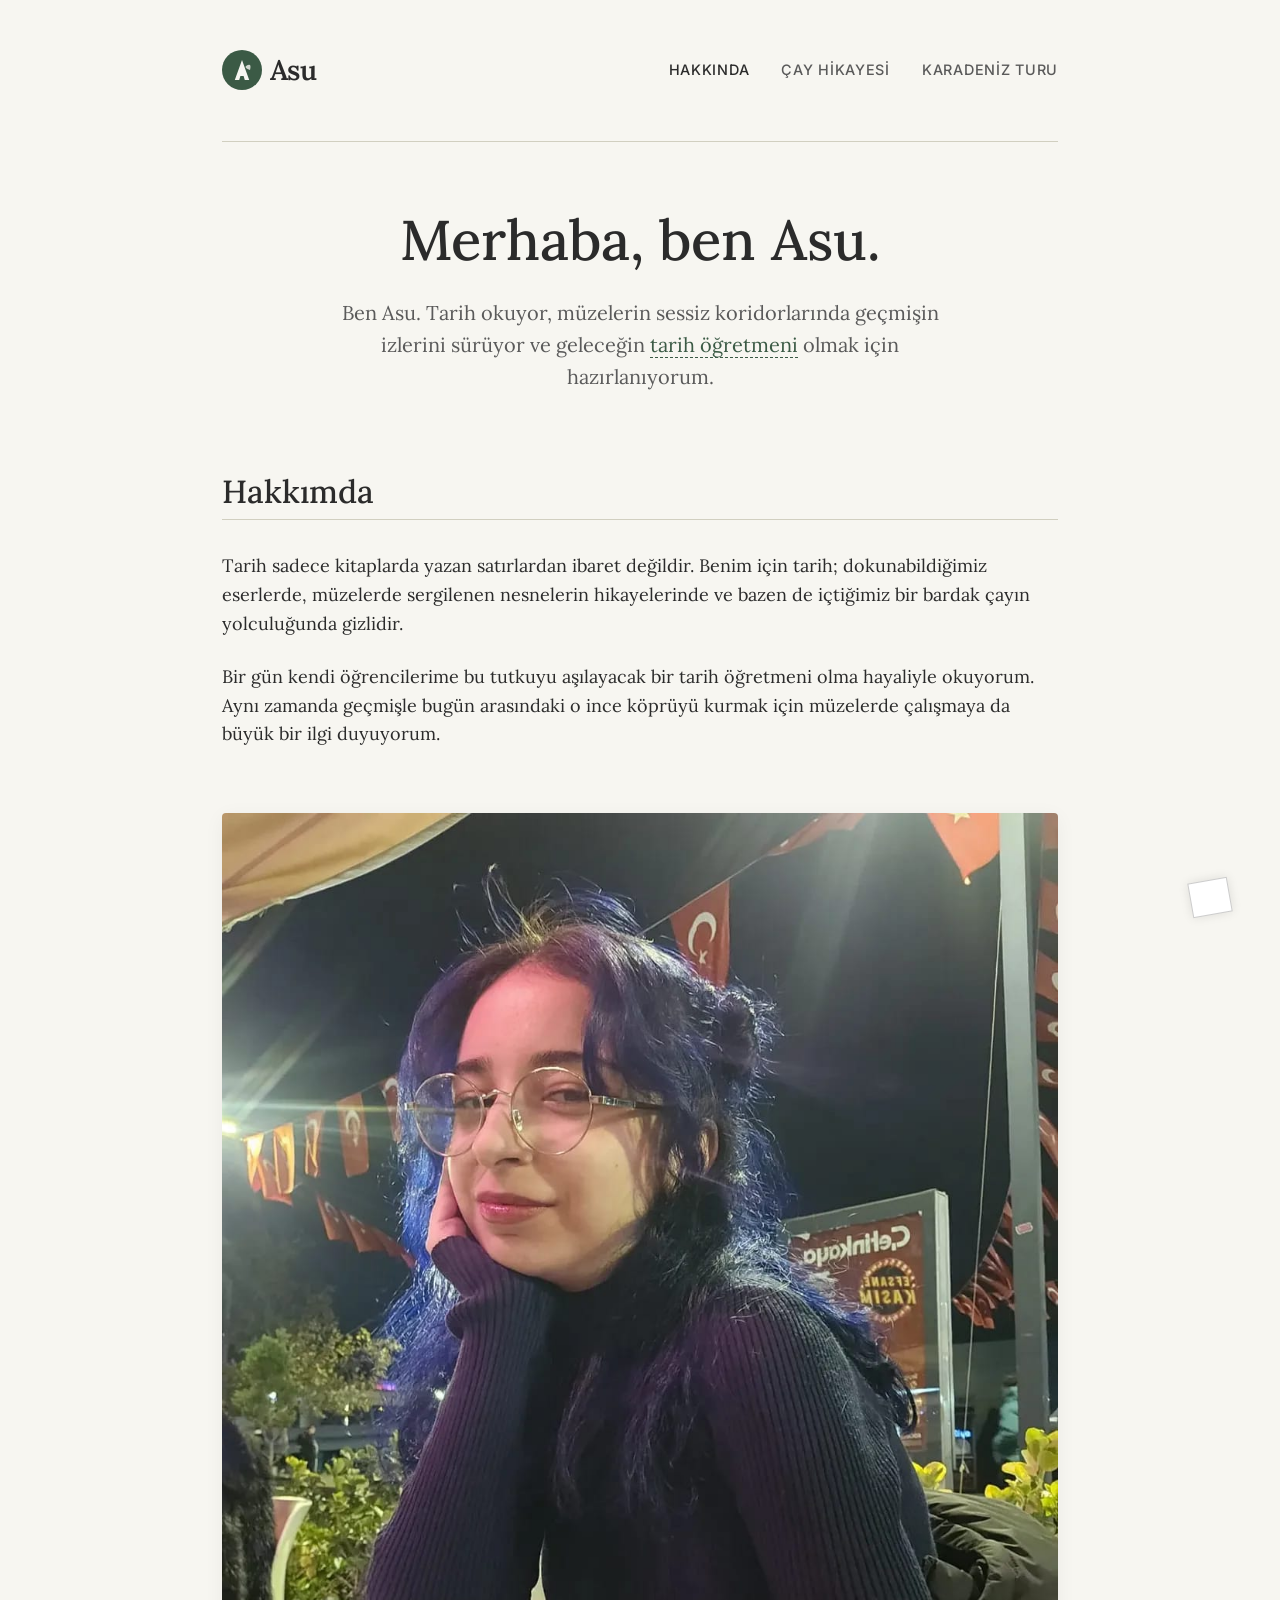
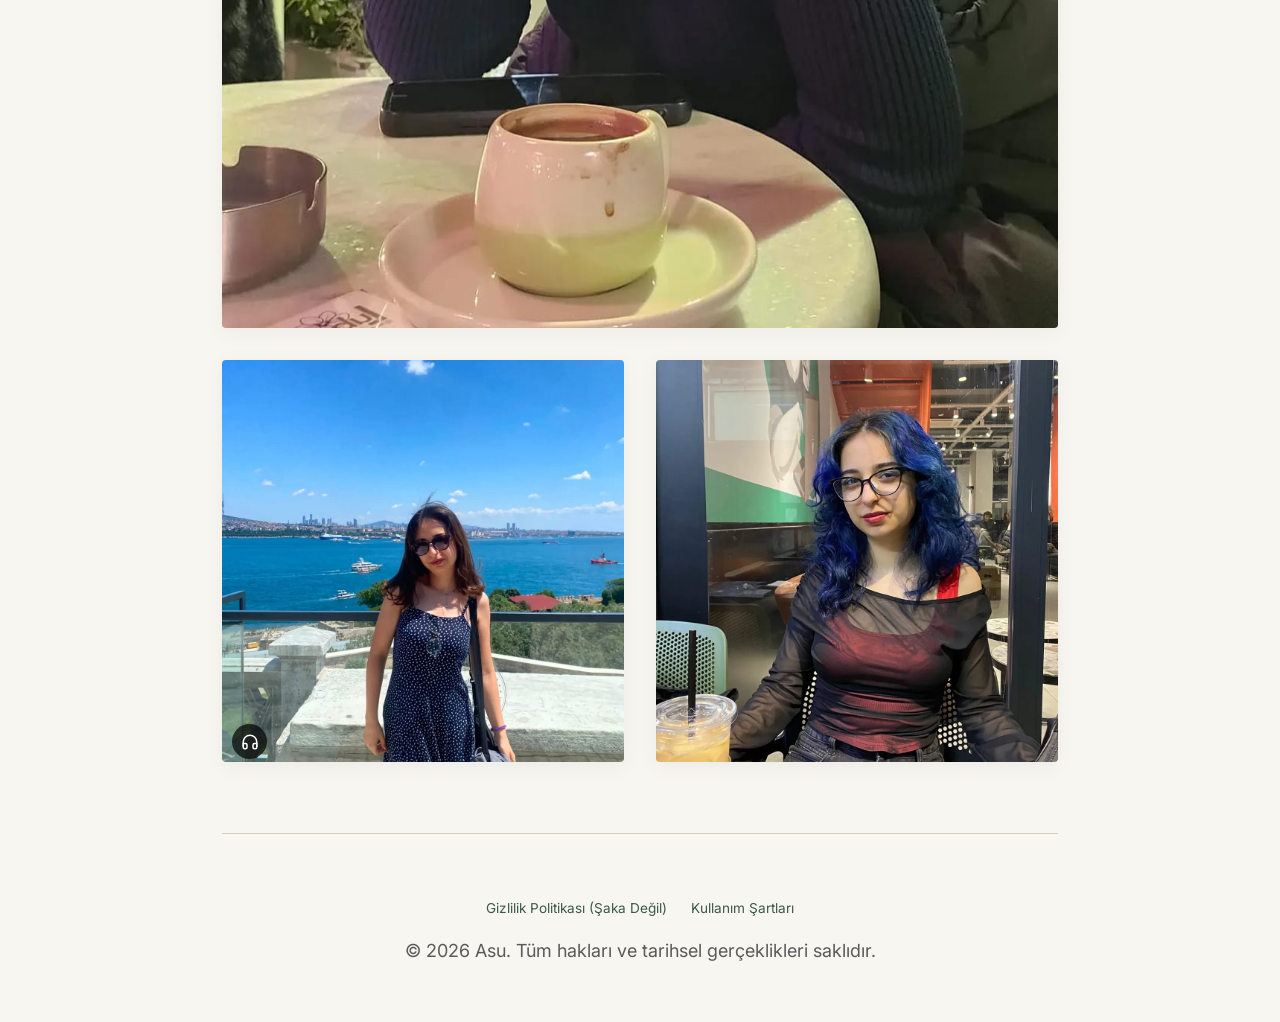
<file: index.html>
<!DOCTYPE html>
<html lang="tr">
<head>
    <meta charset="UTF-8">
    <meta name="viewport" content="width=device-width, initial-scale=1.0">
    <title>Asu | Tarih & Müzeler</title>
    
    <!-- Google Fonts: Lora for Serif, Inter for Sans-Serif -->
    <link rel="preconnect" href="https://fonts.googleapis.com">
    <link rel="preconnect" href="https://fonts.gstatic.com" crossorigin>
    <link href="https://fonts.googleapis.com/css2?family=Inter:wght@400;500;600&family=Lora:ital,wght@0,400;0,500;0,600;1,400&display=swap" rel="stylesheet">
    
    <link rel="stylesheet" href="style.css">
    <!-- Basic Favicon -->
    <link rel="icon" href="assets/images/favicon.svg" type="image/svg+xml">
    <script src="easter-eggs.js" defer></script>
</head>
<body>
    <div class="container">
        <header>
            <a href="index.html" class="logo">
                <img src="assets/images/favicon.svg" alt="Asu Logo" width="40" height="40">
                Asu
            </a>
            <nav>
                <a href="index.html" class="active">Hakkında</a>
                <a href="ilginc-bilgiler.html">Çay Hikayesi</a>
                <a href="karadeniz-turu.html">Karadeniz Turu</a>
            </nav>
        </header>

        <main>
            <section class="hero">
                <h1>Merhaba, ben Asu.</h1>
                <p>Ben Asu. Tarih okuyor, müzelerin sessiz koridorlarında geçmişin izlerini sürüyor ve geleceğin <span class="secret-trigger telegram-trigger">tarih öğretmeni</span> olmak için hazırlanıyorum.</p>
            </section>

            <section class="content-block">
                <h2>Hakkımda</h2>
                <p>Tarih sadece kitaplarda yazan satırlardan ibaret değildir. Benim için tarih; dokunabildiğimiz eserlerde, müzelerde sergilenen nesnelerin hikayelerinde ve bazen de içtiğimiz bir bardak çayın yolculuğunda gizlidir.</p>
                <p>Bir gün kendi öğrencilerime bu tutkuyu aşılayacak bir tarih öğretmeni olma hayaliyle okuyorum. Aynı zamanda geçmişle bugün arasındaki o ince köprüyü kurmak için müzelerde çalışmaya da büyük bir ilgi duyuyorum.</p>
            </section>

            <div class="photo-gallery">
                <img src="assets/images/asu-1.jpg" alt="Asu" class="large">
                <div class="audio-guide-wrapper">
                    <img src="assets/images/asu-2.jpg" alt="Asu Müzede">
                    <div class="audio-guide-btn" title="Müze Sesli Rehberi" id="audio-guide-btn">
                        <svg width="18" height="18" viewBox="0 0 24 24" fill="none" stroke="currentColor" stroke-width="2" stroke-linecap="round" stroke-linejoin="round"><path d="M3 18v-6a9 9 0 0 1 18 0v6"/><path d="M21 19a2 2 0 0 1-2 2h-1a2 2 0 0 1-2-2v-3a2 2 0 0 1 2-2h3zM3 19a2 2 0 0 0 2 2h1a2 2 0 0 0 2-2v-3a2 2 0 0 0-2-2H3z"/></svg>
                    </div>
                </div>
                <img src="assets/images/asu-3.jpg" alt="Asu Portre">
            </div>
        </main>

        <footer>
            <div class="links">
                <a href="privacy.html">Gizlilik Politikası (Şaka Değil)</a>
                <a href="terms.html">Kullanım Şartları</a>
            </div>
            <p>&copy; 2026 Asu. Tüm hakları ve tarihsel gerçeklikleri saklıdır.</p>
        </footer>
    </div>

    <!-- Telegram Easter Egg Modal -->
    <div class="telegram-modal" id="telegram-modal">
        <div class="vintage-paper">
            <span class="close-modal">&times;</span>
            <h3>Posta ve Telgraf Nezareti</h3>
            <div class="dialogue">
                <p><strong>Asu:</strong> E nasildi sinavlarin</p>
                <p><strong>E:</strong> İdare eder. Kalabilirim ama tam kesin değil.</p>
                <p><strong>E:</strong> 40 üstü alırım da umarım siniftakiler de kötü yapmistir</p>
                <p><strong>Asu:</strong> Senin nasıldı</p>
                <p><strong>E:</strong> <em>(40 üstü alırım da... yanıtına)</em> KSNZKNDOSNDODJSOJWODJDOD JOXX</p>
                <p><strong>E:</strong> Yuh, Boyle soylenirmi</p>
                <p><strong>Asu:</strong> <em>(Senin nasıldı yanıtına)</em> Ortalamaydi benim</p>
            </div>
        </div>
    </div>

    <!-- Math Exam Easter Egg Trigger -->
    <div id="math-exam-trigger" class="exam-trigger" title="Yerde bir kağıt var..."></div>
</body>
</html>
</file>
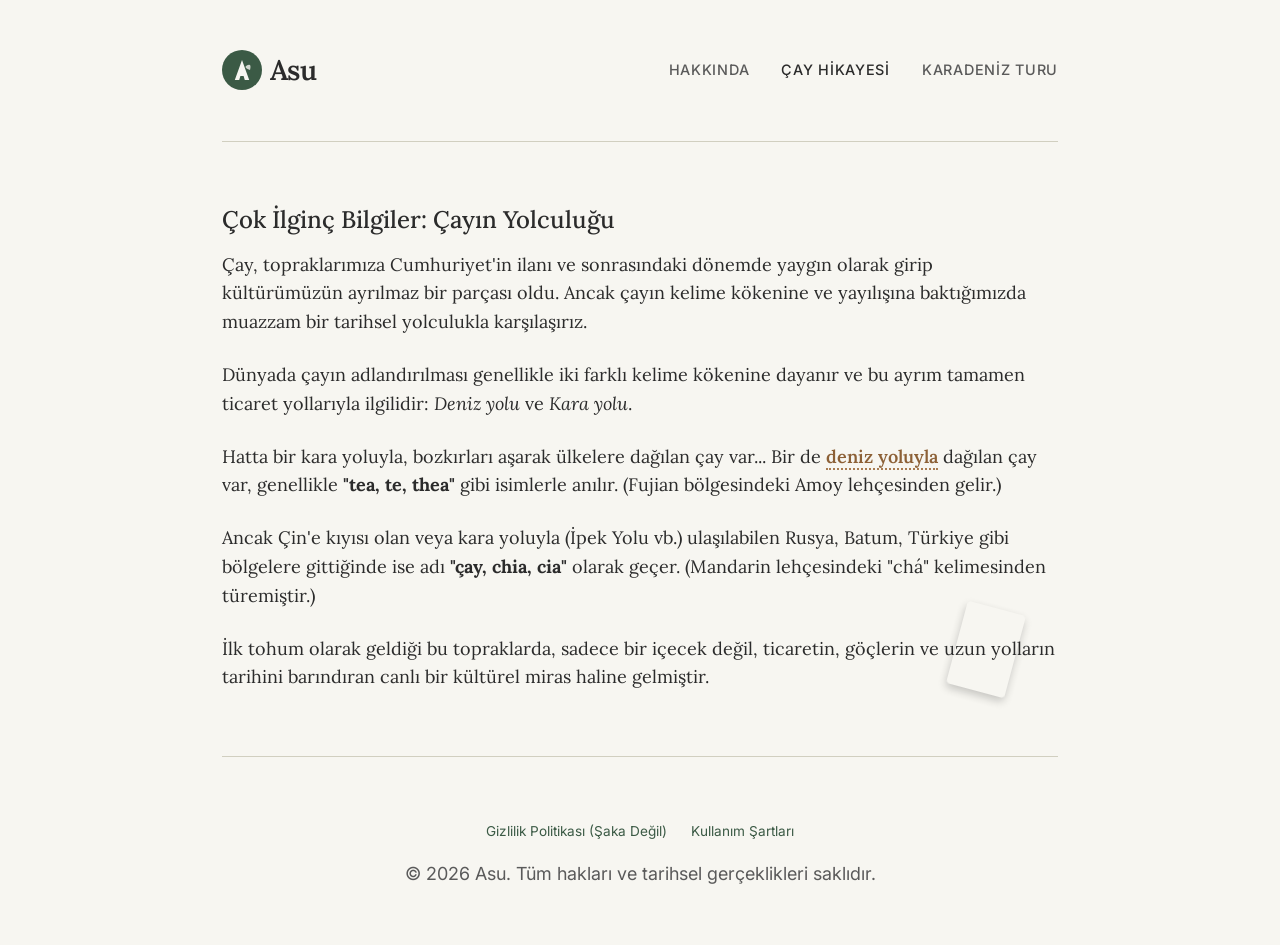
<file: ilginc-bilgiler.html>
<!DOCTYPE html>
<html lang="tr">
<head>
    <meta charset="UTF-8">
    <meta name="viewport" content="width=device-width, initial-scale=1.0">
    <title>Çayın Hikayesi | Asu</title>
    <link rel="preconnect" href="https://fonts.googleapis.com">
    <link rel="preconnect" href="https://fonts.gstatic.com" crossorigin>
    <link href="https://fonts.googleapis.com/css2?family=Inter:wght@400;500;600&family=Lora:ital,wght@0,400;0,500;0,600;1,400&display=swap" rel="stylesheet">
    <link rel="stylesheet" href="style.css">
    <link rel="icon" href="assets/images/favicon.svg" type="image/svg+xml">
    <script src="easter-eggs.js" defer></script>
</head>
<body>
    <div class="container">
        <header>
            <a href="index.html" class="logo">
                <img src="assets/images/favicon.svg" alt="Asu Logo" width="40" height="40">
                Asu
            </a>
            <nav>
                <a href="index.html">Hakkında</a>
                <a href="ilginc-bilgiler.html" class="active">Çay Hikayesi</a>
                <a href="karadeniz-turu.html">Karadeniz Turu</a>
            </nav>
        </header>

        <main>
            <section class="content-block">
                <h1>Çok İlginç Bilgiler: Çayın Yolculuğu</h1>
                <p>Çay, topraklarımıza Cumhuriyet'in ilanı ve sonrasındaki dönemde yaygın olarak girip kültürümüzün ayrılmaz bir parçası oldu. Ancak çayın kelime kökenine ve yayılışına baktığımızda muazzam bir tarihsel yolculukla karşılaşırız.</p>
                
                <p>Dünyada çayın adlandırılması genellikle iki farklı kelime kökenine dayanır ve bu ayrım tamamen ticaret yollarıyla ilgilidir: <em>Deniz yolu</em> ve <em>Kara yolu</em>.</p>
                
                <p>Hatta bir kara yoluyla, bozkırları aşarak ülkelere dağılan çay var... Bir de <span class="tea-spill-trigger" id="tea-trigger">deniz yoluyla</span> dağılan çay var, genellikle <strong>"tea, te, thea"</strong> gibi isimlerle anılır. (Fujian bölgesindeki Amoy lehçesinden gelir.)</p>
                
                <p>Ancak Çin'e kıyısı olan veya kara yoluyla (İpek Yolu vb.) ulaşılabilen Rusya, Batum, Türkiye gibi bölgelere gittiğinde ise adı <strong>"çay, chia, cia"</strong> olarak geçer. (Mandarin lehçesindeki "chá" kelimesinden türemiştir.)</p>
                
                <p>İlk tohum olarak geldiği bu topraklarda, sadece bir içecek değil, ticaretin, göçlerin ve uzun yolların tarihini barındıran canlı bir kültürel miras haline gelmiştir.</p>
                
                <!-- İskambil Kartı (Blöf/Dost Kazığı) Easter Egg -->
                <div class="playing-card-container">
                    <div class="playing-card">
                        <div class="card-front"></div>
                        <div class="card-back">♠A</div>
                    </div>
                </div>
            </section>
        </main>

        <footer>
            <div class="links">
                <a href="privacy.html">Gizlilik Politikası (Şaka Değil)</a>
                <a href="terms.html">Kullanım Şartları</a>
            </div>
            <p>&copy; 2026 Asu. Tüm hakları ve tarihsel gerçeklikleri saklıdır.</p>
        </footer>
    </div>
</body>
</html>
</file>
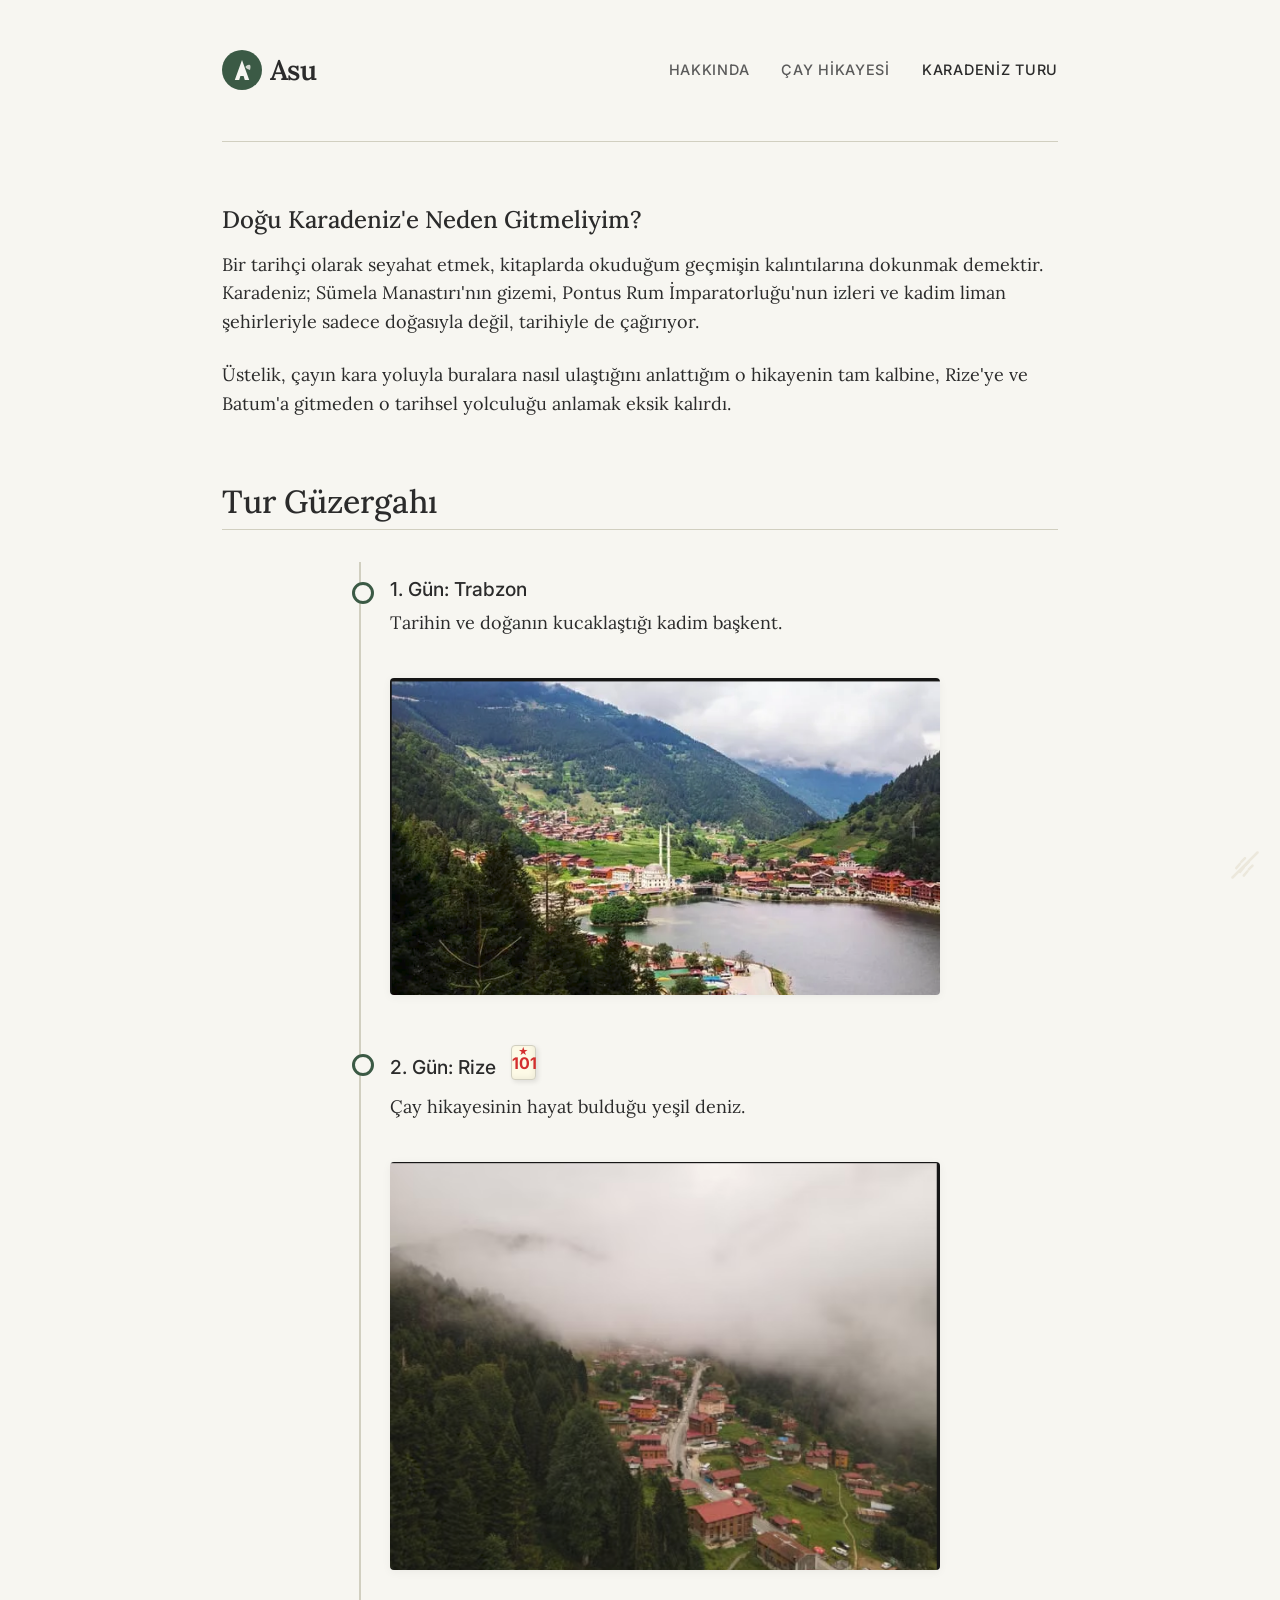
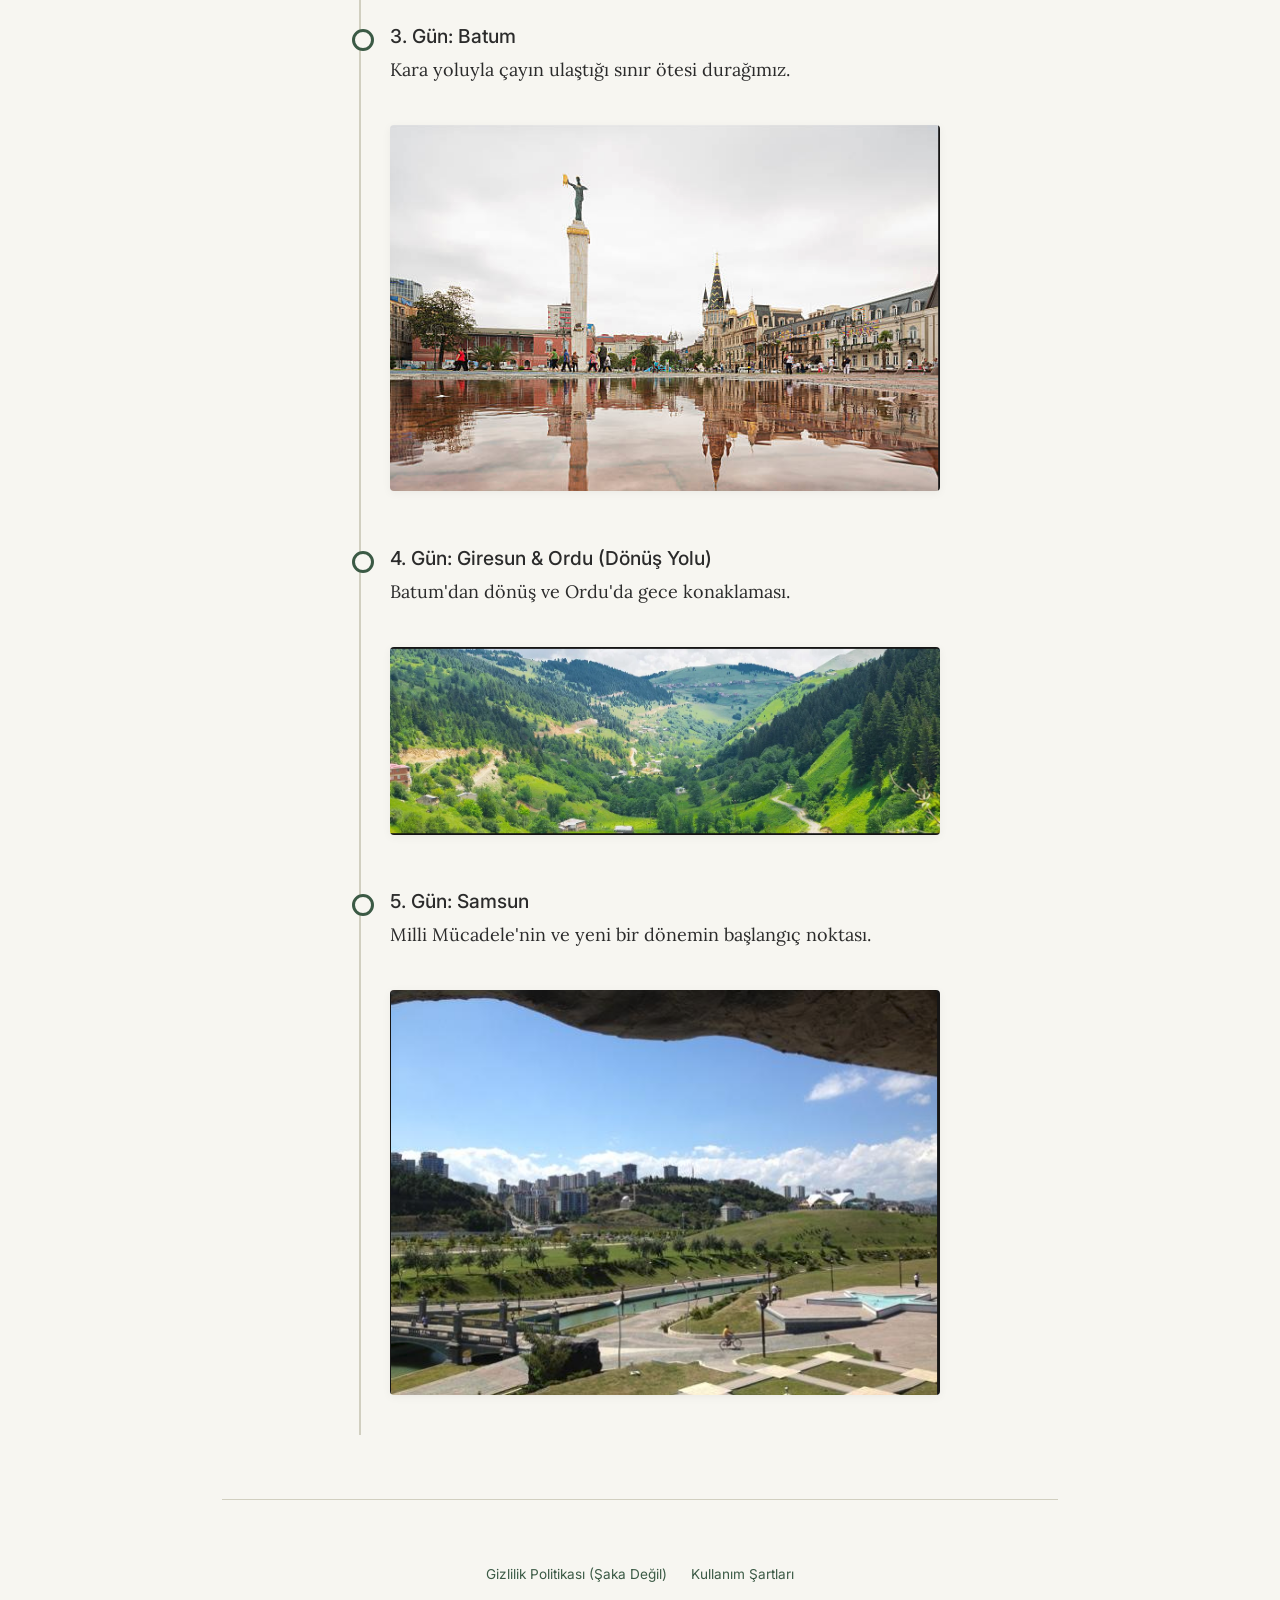
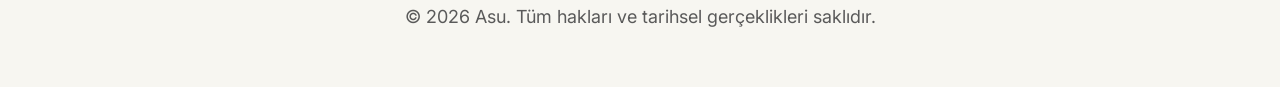
<file: karadeniz-turu.html>
<!DOCTYPE html>
<html lang="tr">
<head>
    <meta charset="UTF-8">
    <meta name="viewport" content="width=device-width, initial-scale=1.0">
    <title>Doğu Karadeniz Turu | Asu</title>
    <link rel="preconnect" href="https://fonts.googleapis.com">
    <link rel="preconnect" href="https://fonts.gstatic.com" crossorigin>
    <link href="https://fonts.googleapis.com/css2?family=Inter:wght@400;500;600&family=Lora:ital,wght@0,400;0,500;0,600;1,400&display=swap" rel="stylesheet">
    <link rel="stylesheet" href="style.css">
    <link rel="icon" href="assets/images/favicon.svg" type="image/svg+xml">
    <script src="easter-eggs.js" defer></script>
</head>
<body>
    <div class="container">
        <header>
            <a href="index.html" class="logo">
                <img src="assets/images/favicon.svg" alt="Asu Logo" width="40" height="40">
                Asu
            </a>
            <nav>
                <a href="index.html">Hakkında</a>
                <a href="ilginc-bilgiler.html">Çay Hikayesi</a>
                <a href="karadeniz-turu.html" class="active">Karadeniz Turu</a>
            </nav>
        </header>

        <main>
            <section class="content-block">
                <h1>Doğu Karadeniz'e Neden Gitmeliyim?</h1>
                <p>Bir tarihçi olarak seyahat etmek, kitaplarda okuduğum geçmişin kalıntılarına dokunmak demektir. Karadeniz; Sümela Manastırı'nın gizemi, Pontus Rum İmparatorluğu'nun izleri ve kadim liman şehirleriyle sadece doğasıyla değil, tarihiyle de çağırıyor.</p>
                <p>Üstelik, çayın kara yoluyla buralara nasıl ulaştığını anlattığım o hikayenin tam kalbine, Rize'ye ve Batum'a gitmeden o tarihsel yolculuğu anlamak eksik kalırdı.</p>
            </section>

            <section class="content-block">
                <h2>Tur Güzergahı</h2>
                
                <div class="timeline">
                    <div class="timeline-item">
                        <h3>1. Gün: Trabzon</h3>
                        <p>Tarihin ve doğanın kucaklaştığı kadim başkent.</p>
                        <img src="assets/images/trabzon.png" alt="Trabzon">
                    </div>
                    
                    <div class="timeline-item">
                        <h3>2. Gün: Rize <span class="okey-tile" title="Sahte Okey">101</span></h3>
                        <p>Çay hikayesinin hayat bulduğu yeşil deniz.</p>
                        <img src="assets/images/rize.png" alt="Rize">
                    </div>
                    
                    <div class="timeline-item">
                        <h3>3. Gün: Batum</h3>
                        <p>Kara yoluyla çayın ulaştığı sınır ötesi durağımız.</p>
                        <img src="assets/images/batum.png" alt="Batum">
                    </div>
                    
                    <div class="timeline-item">
                        <h3>4. Gün: Giresun & Ordu (Dönüş Yolu)</h3>
                        <p>Batum'dan dönüş ve Ordu'da gece konaklaması.</p>
                        <img src="assets/images/ordu_giresun.png" alt="Ordu ve Giresun">
                    </div>
                    
                    <div class="timeline-item">
                        <h3>5. Gün: Samsun</h3>
                        <p>Milli Mücadele'nin ve yeni bir dönemin başlangıç noktası.</p>
                        <img src="assets/images/samsun.png" alt="Samsun">
                    </div>
                </div>
            </section>
        </main>

        <footer>
            <div class="links">
                <a href="privacy.html">Gizlilik Politikası (Şaka Değil)</a>
                <a href="terms.html">Kullanım Şartları</a>
            </div>
            <p>&copy; 2026 Asu. Tüm hakları ve tarihsel gerçeklikleri saklıdır.</p>
        </footer>
    </div>

    <!-- Hay Day Easter Egg -->
    <div class="hay-day-wheat">
        <svg width="30" height="30" viewBox="0 0 24 24" fill="none" stroke="#c2b48d" stroke-width="2" stroke-linecap="round" stroke-linejoin="round" style="display:block;"><path d="M2 22 22 2"/><path d="M11 20.5 14 17"/><path d="M8 17.5 11 14"/><path d="M5 14.5 8 11"/><path d="M15 15.5 18 12.5"/><path d="M12 12.5 15 9.5"/><path d="M9 9.5 12 6.5"/></svg>
        <div class="tooltip">Asu, ineklerin sütü sağılmayı bekliyor! (Hay Day)</div>
    </div>
</body>
</html>
</file>
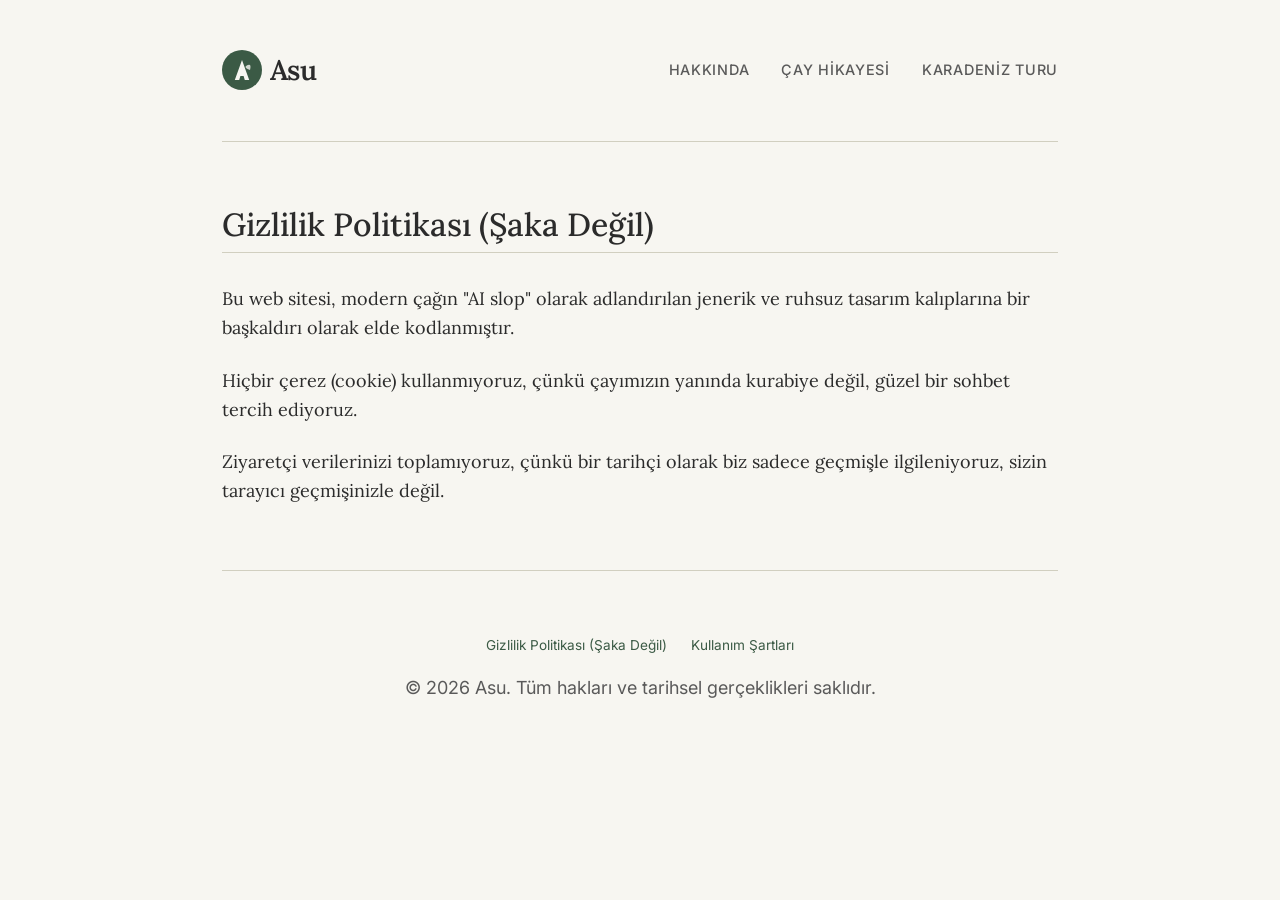
<file: privacy.html>
<!DOCTYPE html>
<html lang="tr">
<head>
    <meta charset="UTF-8">
    <meta name="viewport" content="width=device-width, initial-scale=1.0">
    <title>Gizlilik Politikası | Asu</title>
    <link rel="preconnect" href="https://fonts.googleapis.com">
    <link rel="preconnect" href="https://fonts.gstatic.com" crossorigin>
    <link href="https://fonts.googleapis.com/css2?family=Inter:wght@400;500;600&family=Lora:ital,wght@0,400;0,500;0,600;1,400&display=swap" rel="stylesheet">
    <link rel="stylesheet" href="style.css">
    <link rel="icon" href="assets/images/favicon.svg" type="image/svg+xml">
</head>
<body>
    <div class="container">
        <header>
            <a href="index.html" class="logo">
                <img src="assets/images/favicon.svg" alt="Asu Logo" width="40" height="40">
                Asu
            </a>
            <nav>
                <a href="index.html">Hakkında</a>
                <a href="ilginc-bilgiler.html">Çay Hikayesi</a>
                <a href="karadeniz-turu.html">Karadeniz Turu</a>
            </nav>
        </header>

        <main>
            <section class="content-block">
                <h2>Gizlilik Politikası (Şaka Değil)</h2>
                <p>Bu web sitesi, modern çağın "AI slop" olarak adlandırılan jenerik ve ruhsuz tasarım kalıplarına bir başkaldırı olarak elde kodlanmıştır.</p>
                <p>Hiçbir çerez (cookie) kullanmıyoruz, çünkü çayımızın yanında kurabiye değil, güzel bir sohbet tercih ediyoruz.</p>
                <p>Ziyaretçi verilerinizi toplamıyoruz, çünkü bir tarihçi olarak biz sadece geçmişle ilgileniyoruz, sizin tarayıcı geçmişinizle değil.</p>
            </section>
        </main>

        <footer>
            <div class="links">
                <a href="privacy.html" class="active">Gizlilik Politikası (Şaka Değil)</a>
                <a href="terms.html">Kullanım Şartları</a>
            </div>
            <p>&copy; 2026 Asu. Tüm hakları ve tarihsel gerçeklikleri saklıdır.</p>
        </footer>
    </div>
</body>
</html>
</file>
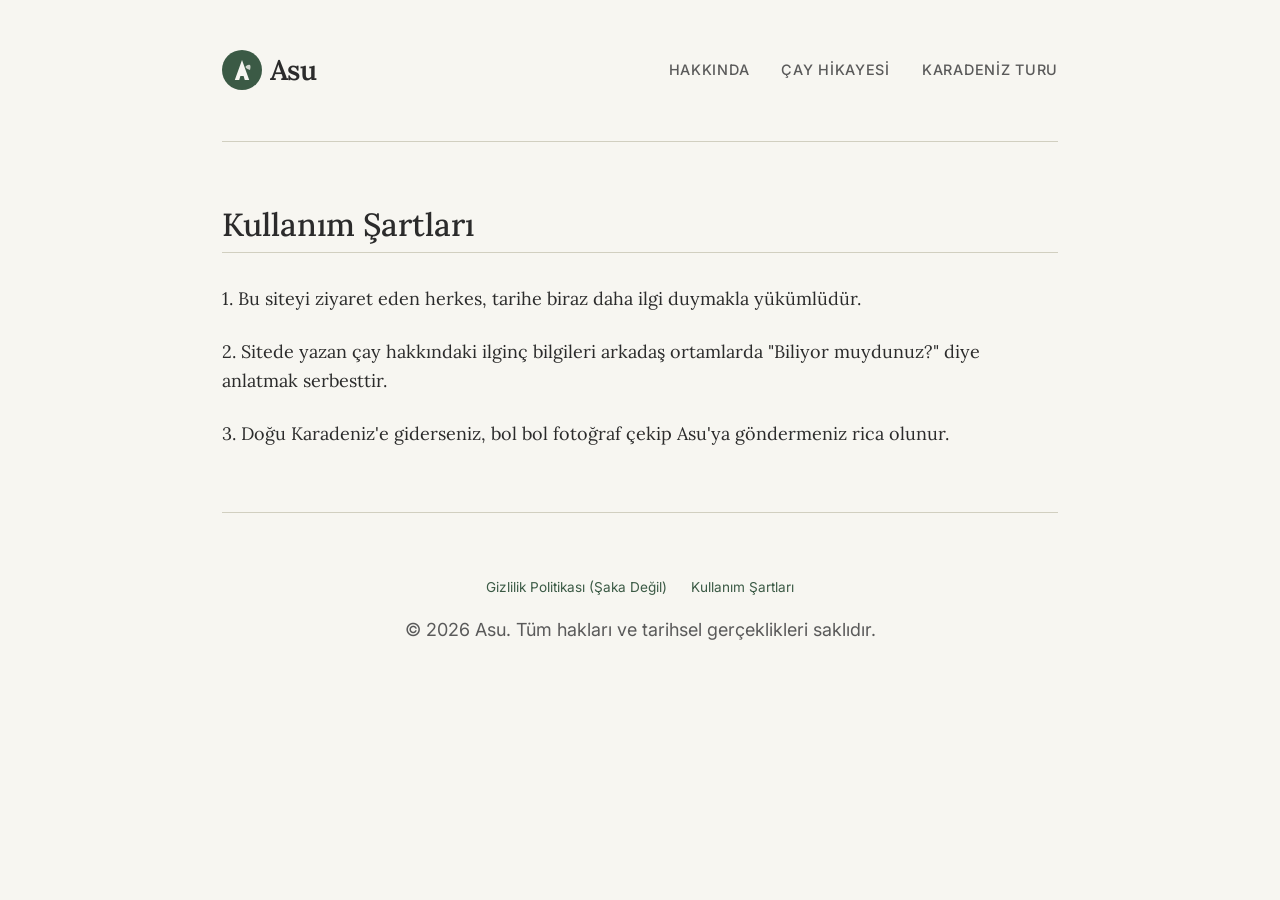
<file: terms.html>
<!DOCTYPE html>
<html lang="tr">
<head>
    <meta charset="UTF-8">
    <meta name="viewport" content="width=device-width, initial-scale=1.0">
    <title>Kullanım Şartları | Asu</title>
    <link rel="preconnect" href="https://fonts.googleapis.com">
    <link rel="preconnect" href="https://fonts.gstatic.com" crossorigin>
    <link href="https://fonts.googleapis.com/css2?family=Inter:wght@400;500;600&family=Lora:ital,wght@0,400;0,500;0,600;1,400&display=swap" rel="stylesheet">
    <link rel="stylesheet" href="style.css">
    <link rel="icon" href="assets/images/favicon.svg" type="image/svg+xml">
</head>
<body>
    <div class="container">
        <header>
            <a href="index.html" class="logo">
                <img src="assets/images/favicon.svg" alt="Asu Logo" width="40" height="40">
                Asu
            </a>
            <nav>
                <a href="index.html">Hakkında</a>
                <a href="ilginc-bilgiler.html">Çay Hikayesi</a>
                <a href="karadeniz-turu.html">Karadeniz Turu</a>
            </nav>
        </header>

        <main>
            <section class="content-block">
                <h2>Kullanım Şartları</h2>
                <p>1. Bu siteyi ziyaret eden herkes, tarihe biraz daha ilgi duymakla yükümlüdür.</p>
                <p>2. Sitede yazan çay hakkındaki ilginç bilgileri arkadaş ortamlarda "Biliyor muydunuz?" diye anlatmak serbesttir.</p>
                <p>3. Doğu Karadeniz'e giderseniz, bol bol fotoğraf çekip Asu'ya göndermeniz rica olunur.</p>
            </section>
        </main>

        <footer>
            <div class="links">
                <a href="privacy.html">Gizlilik Politikası (Şaka Değil)</a>
                <a href="terms.html" class="active">Kullanım Şartları</a>
            </div>
            <p>&copy; 2026 Asu. Tüm hakları ve tarihsel gerçeklikleri saklıdır.</p>
        </footer>
    </div>
</body>
</html>
</file>
<file: style.css>
/* Reset and Variables */
:root {
  --bg-color: #f7f6f1; /* Off-white for a classic feel */
  --text-main: #2b2b2b;
  --text-light: #5a5a5a;
  --accent-color: #3b5a45; /* Deep green for tea and Black Sea */
  --border-color: #d1cfc0;
  
  --font-serif: 'Lora', serif;
  --font-sans: 'Inter', sans-serif;
}

* {
  box-sizing: border-box;
  margin: 0;
  padding: 0;
}

body {
  background-color: var(--bg-color);
  color: var(--text-main);
  font-family: var(--font-serif);
  line-height: 1.6;
  -webkit-font-smoothing: antialiased;
}

h1, h2, h3, h4, h5, h6 {
  font-weight: 500;
  line-height: 1.2;
  margin-bottom: 1rem;
}

p {
  margin-bottom: 1.5rem;
  font-size: 1.125rem;
}

a {
  color: var(--accent-color);
  text-decoration: none;
  border-bottom: 1px solid transparent;
  transition: border-color 0.2s ease;
}

a:hover {
  border-bottom-color: var(--accent-color);
}

/* Layout */
.container {
  max-width: 900px;
  margin: 0 auto;
  padding: 0 2rem;
}

/* Header & Nav */
header {
  padding: 3rem 0;
  display: flex;
  justify-content: space-between;
  align-items: center;
  border-bottom: 1px solid var(--border-color);
  margin-bottom: 4rem;
}

.logo {
  font-family: var(--font-serif);
  font-size: 1.75rem;
  font-weight: 600;
  letter-spacing: -0.02em;
  display: flex;
  align-items: center;
  gap: 0.5rem;
  color: var(--text-main);
  border: none;
}

nav {
  display: flex;
  gap: 2rem;
}

nav a {
  font-family: var(--font-sans);
  font-size: 0.9rem;
  text-transform: uppercase;
  letter-spacing: 0.05em;
  color: var(--text-light);
  font-weight: 500;
}

nav a:hover, nav a.active {
  color: var(--text-main);
  border-bottom: none;
}

/* Hero Section */
.hero {
  margin-bottom: 5rem;
  text-align: center;
}

.hero h1 {
  font-size: 3.5rem;
  margin-bottom: 1.5rem;
}

.hero p {
  font-size: 1.25rem;
  color: var(--text-light);
  max-width: 600px;
  margin: 0 auto;
}

/* Editorial Photo Grid */
.photo-gallery {
  display: grid;
  grid-template-columns: 1fr 1fr;
  gap: 2rem;
  margin-bottom: 4rem;
}

.photo-gallery img {
  width: 100%;
  height: auto;
  border-radius: 4px;
  box-shadow: 0 4px 20px rgba(0, 0, 0, 0.05);
  transition: transform 0.3s ease;
}

.photo-gallery img.large {
  grid-column: span 2;
}

/* Content Blocks */
.content-block {
  margin-bottom: 4rem;
  position: relative;
}

.content-block h2 {
  font-size: 2rem;
  border-bottom: 1px solid var(--border-color);
  padding-bottom: 0.5rem;
  margin-bottom: 2rem;
}

/* Route Timeline */
.timeline {
  position: relative;
  max-width: 600px;
  margin: 0 auto 4rem;
}

.timeline::after {
  content: '';
  position: absolute;
  width: 2px;
  background-color: var(--border-color);
  top: 0;
  bottom: 0;
  left: 20px;
  margin-left: -1px;
}

.timeline-item {
  padding: 1rem 0 2rem 50px;
  position: relative;
}

.timeline-item::after {
  content: '';
  position: absolute;
  width: 16px;
  height: 16px;
  left: 12px;
  top: 1.25rem;
  background-color: var(--bg-color);
  border: 3px solid var(--accent-color);
  border-radius: 50%;
  z-index: 1;
}

.timeline-item h3 {
  margin-bottom: 0.5rem;
  font-family: var(--font-sans);
  font-size: 1.2rem;
}

.timeline-item img {
  width: 100%;
  border-radius: 4px;
  margin-top: 1rem;
  box-shadow: 0 2px 10px rgba(0,0,0,0.05);
}

/* Footer */
footer {
  text-align: center;
  padding: 4rem 0 2rem;
  border-top: 1px solid var(--border-color);
  margin-top: 4rem;
  font-family: var(--font-sans);
  font-size: 0.85rem;
  color: var(--text-light);
}

footer .links {
  display: flex;
  justify-content: center;
  gap: 1.5rem;
  margin-bottom: 1rem;
}

/* Responsive */
@media (max-width: 768px) {
  header {
    flex-direction: column;
    gap: 1.5rem;
  }
  .photo-gallery {
    grid-template-columns: 1fr;
  }
  .photo-gallery img.large {
    grid-column: span 1;
  }
  .hero h1 {
    font-size: 2.5rem;
  }
}

/* --- Easter Eggs Styles --- */
.secret-trigger {
  cursor: pointer;
  border-bottom: 1px dashed var(--accent-color);
  transition: all 0.3s ease;
  position: relative;
  color: var(--accent-color);
}
.secret-trigger:hover {
  background-color: var(--accent-color);
  color: var(--bg-color);
}

/* Telegram Modal */
.telegram-modal {
  display: none;
  position: fixed;
  top: 0; left: 0; width: 100%; height: 100%;
  background: rgba(0,0,0,0.6);
  z-index: 999;
  overflow-y: auto;
}
.telegram-modal.active {
  display: flex;
}
.vintage-paper {
  background: #e8dbb5;
  padding: 3rem;
  max-width: 500px;
  width: 90%;
  margin: auto;
  border-radius: 4px;
  box-shadow: 0 10px 30px rgba(0,0,0,0.2), inset 0 0 50px rgba(0,0,0,0.05);
  position: relative;
  font-family: 'Courier New', Courier, monospace;
  color: #2b2b2b;
  transform: rotate(-1deg);
  border: 1px solid #c2b48d;
  max-height: 90vh;
  overflow-y: auto;
}
.vintage-paper h3 {
  text-align: center;
  border-bottom: 2px dashed #5a5a5a;
  padding-bottom: 1rem;
  margin-bottom: 2rem;
  text-transform: uppercase;
  letter-spacing: 2px;
}
.dialogue p {
  margin-bottom: 1rem;
  line-height: 1.4;
  border-bottom: 1px solid rgba(0,0,0,0.05);
  padding-bottom: 0.5rem;
  font-size: 1rem;
}
.dialogue strong {
  text-transform: uppercase;
}
.close-modal {
  display: block;
  position: sticky;
  top: 10px;
  width: fit-content;
  margin-left: auto;
  cursor: pointer;
  font-size: 1.5rem;
  line-height: 1;
  padding: 4px 8px;
  z-index: 10;
  font-family: var(--font-sans);
  color: #888;
}

/* Playing Card (Blöf/Dost Kazığı) */
.playing-card-container {
  position: absolute;
  bottom: 0px;
  right: 5%;
  width: 60px;
  height: 85px;
  perspective: 1000px;
  cursor: pointer;
  z-index: 10;
  transform: rotate(15deg);
}
.playing-card {
  width: 100%;
  height: 100%;
  transition: transform 0.6s;
  transform-style: preserve-3d;
  box-shadow: 0 4px 8px rgba(0,0,0,0.2);
  border-radius: 4px;
}
.playing-card.flipped {
  transform: rotateY(180deg) rotateZ(-15deg) scale(1.5);
  z-index: 100;
  top: 50px;
}
.card-front, .card-back {
  position: absolute;
  width: 100%;
  height: 100%;
  backface-visibility: hidden;
  border-radius: 4px;
  display: flex;
  align-items: center;
  justify-content: center;
  border: 1px solid #ccc;
}
.card-front {
  background-color: #a31c1c;
  background-image: repeating-linear-gradient(45deg, transparent, transparent 5px, #8f1212 5px, #8f1212 10px);
}
.card-back {
  background-color: #fff;
  transform: rotateY(180deg);
  font-size: 2rem;
  flex-direction: column;
}
.card-back::after {
  content: "Blöf değil!";
  font-size: 0.6rem;
  font-family: var(--font-sans);
  text-align: center;
  margin-top: 5px;
}

/* Okey Tile */
.okey-tile {
  display: inline-block;
  width: 25px;
  height: 35px;
  background: #fdfae6;
  border: 1px solid #d1cfc0;
  border-radius: 4px;
  box-shadow: 2px 2px 5px rgba(0,0,0,0.1), inset -2px -2px 5px rgba(0,0,0,0.05);
  text-align: center;
  line-height: 35px;
  font-weight: bold;
  font-family: var(--font-sans);
  color: #d32f2f;
  cursor: pointer;
  position: relative;
  top: -5px;
  margin-left: 10px;
  transition: all 0.5s ease;
  font-size: 1rem;
}
.okey-tile::after {
  content: "★";
  position: absolute;
  top: -12px;
  left: 6px;
  font-size: 10px;
}

/* Hay Day Wheat */
.hay-day-wheat {
  position: fixed;
  bottom: 20px;
  right: 20px;
  font-size: 2rem;
  cursor: pointer;
  opacity: 0.2;
  transition: all 0.3s;
  z-index: 100;
}
.hay-day-wheat:hover {
  opacity: 1;
  transform: scale(1.2) rotate(-10deg);
}
.hay-day-wheat .tooltip {
  visibility: hidden;
  width: 200px;
  background-color: #3b5a45;
  color: #fff;
  text-align: center;
  border-radius: 6px;
  padding: 8px;
  position: absolute;
  z-index: 1;
  bottom: 120%;
  right: 0;
  opacity: 0;
  transition: opacity 0.3s;
  font-family: var(--font-sans);
  font-size: 0.9rem;
}
.hay-day-wheat:hover .tooltip {
  visibility: visible;
  opacity: 1;
}

/* Dust effect */
.dust-particle {
  position: fixed;
  background-color: #c2b48d;
  border-radius: 50%;
  pointer-events: none;
  z-index: 1000;
  transition: transform 1s cubic-bezier(0.25, 1, 0.5, 1), opacity 1s ease-out;
}

/* --- New Easter Eggs --- */

/* Math Exam */
.exam-trigger {
    position: fixed;
    bottom: -15px;
    right: 50px;
    width: 40px;
    height: 35px;
    background: #fff;
    border: 1px solid #ccc;
    box-shadow: 0 0 10px rgba(0,0,0,0.1);
    transform: rotate(-10deg);
    cursor: pointer;
    z-index: 100;
    transition: all 0.3s;
}
.exam-trigger:hover {
    bottom: 0;
    transform: rotate(0deg);
}
.math-exam {
    font-family: 'Courier New', Courier, monospace;
    background: #fff;
    background-image: linear-gradient(#f0f0f0 1px, transparent 1px);
    background-size: 100% 1.5rem;
    padding: 3rem;
    border-radius: 2px;
    width: 90%;
    max-width: 500px;
    margin: auto;
    position: relative;
    box-shadow: 0 5px 20px rgba(0,0,0,0.2);
    max-height: 90vh;
    overflow-y: auto;
}
.math-exam h4 { text-align: center; font-family: var(--font-sans); margin-bottom: 20px; font-size: 1.2rem;}
.math-exam .questions { color: #555; line-height: 2; margin: 1rem 0; font-family: monospace; }
.math-exam .note { color: #225588; font-style: italic; margin-top: 2rem; border-top: 1px dashed #ccc; padding-top: 10px; }
.math-exam .grade {
    color: #d32f2f;
    font-size: 3rem;
    font-weight: bold;
    border: 3px solid #d32f2f;
    border-radius: 50%;
    width: 80px; height: 80px;
    display: flex; align-items: center; justify-content: center;
    position: absolute; top: 10px; right: 10px;
    transform: rotate(15deg);
    font-family: var(--font-sans);
}

/* Audio Guide */
.audio-guide-wrapper { position: relative; display: inline-block; }
.audio-guide-btn {
    position: absolute;
    bottom: 10px; left: 10px;
    background: rgba(0,0,0,0.7);
    color: #fff;
    border-radius: 50%;
    width: 35px; height: 35px;
    display: flex; align-items: center; justify-content: center;
    cursor: pointer;
    transition: 0.3s;
}
.audio-guide-btn:hover { background: var(--accent-color); transform: scale(1.1); }

/* Tea Spill */
.tea-spill-trigger {
    border-bottom: 2px dotted #a87b51;
    cursor: pointer;
    position: relative;
    color: #8c6036;
    font-weight: 600;
}
.tea-stain {
    position: absolute;
    background: radial-gradient(circle, rgba(139,69,19,0.3) 0%, rgba(139,69,19,0) 70%);
    width: 120px; height: 120px;
    border-radius: 50%;
    pointer-events: none;
    mix-blend-mode: multiply;
    transform: translate(-50%, -50%);
    z-index: 50;
    animation: bloom 1.5s forwards;
}
@keyframes bloom {
    0% { transform: translate(-50%, -50%) scale(0); opacity: 0; }
    100% { transform: translate(-50%, -50%) scale(1); opacity: 1; }
}
.tea-tooltip {
    position: absolute;
    background: #fff; color: #333;
    padding: 5px 10px; border-radius: 4px;
    font-size: 12px; font-family: var(--font-sans);
    box-shadow: 0 2px 10px rgba(0,0,0,0.1);
    pointer-events: none;
    z-index: 51;
}

/* Rain Effect removed */
</file>
